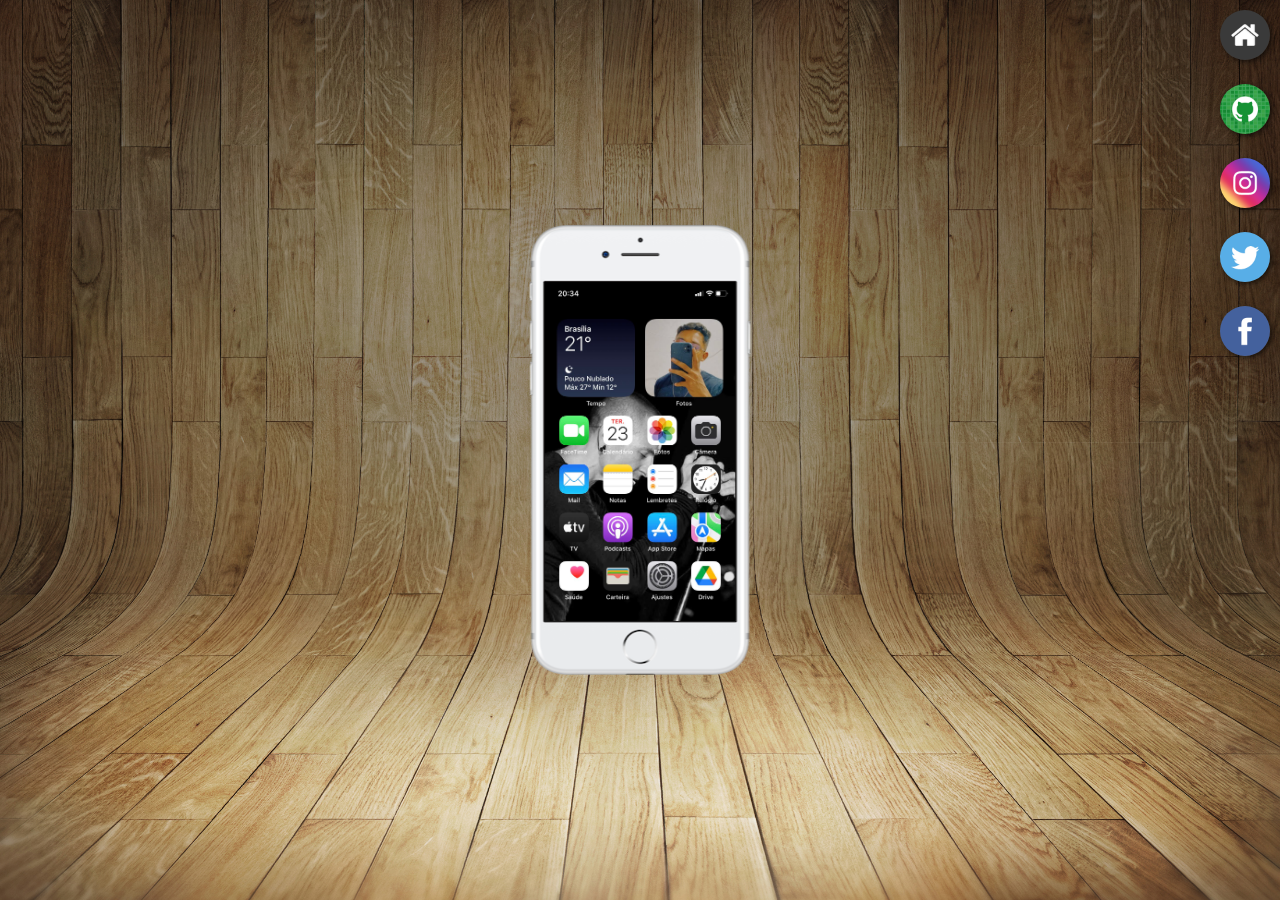
<file: index.html>
<!DOCTYPE html>
<html lang="pt-br">
<head>
    <meta charset="UTF-8">
    <meta http-equiv="X-UA-Compatible" content="IE=edge">
    <meta name="viewport" content="width=device-width, initial-scale=1.0">
    <title>Projeto Redes Sociais</title>
    <link rel="shortcut icon" href="favicon.ico" type="image/x-icon">
    <link rel="stylesheet" href="estilos/style.css">
</head>
<body>
   <main>
    <section id="telefone">
        <iframe src="home.html" frameborder="0" name="tela" id="tela">
            Seu navegador não é compatível com isso...
        </iframe>
    </section>

    <section id="redes-sociais">
        <a href="home.html" target="tela"><img src="imagens/logo-home.jpg" alt="Home"></a> <br>
        <a href="github.html" target="tela"><img src="imagens/logo-github.jpg" alt="GitHub"></a> <br>
        <a href="instagram.html" target="tela"><img src="imagens/logo-instagram.jpg" alt="Instagram"></a> <br>
        <a href="twitter.html" target="tela"><img src="imagens/logo-twitter.jpg" alt="Twiter"></a> <br>
        <a href="facebook.html" target="tela"><img src="imagens/logo-facebook.jpg" alt="Facebook"></a>
    </section>
   </main> 
</body>
</html>
</file>
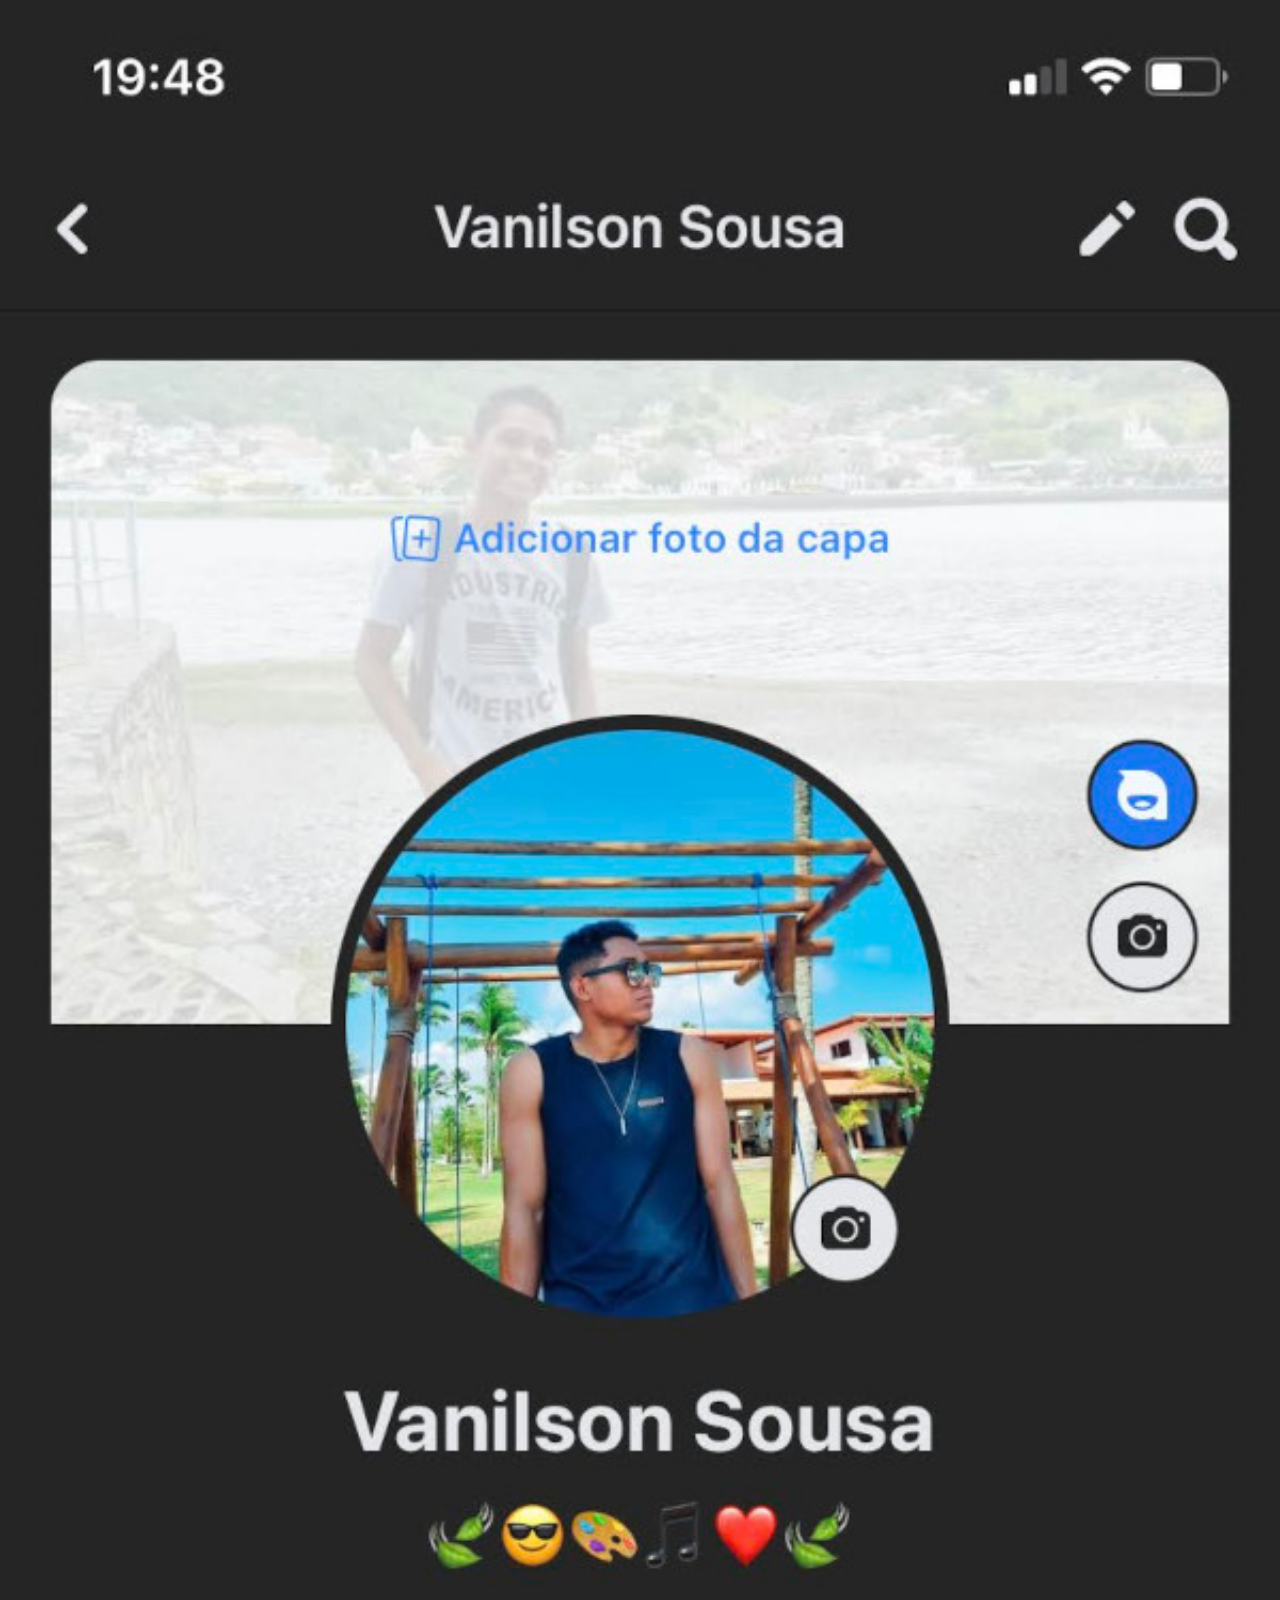
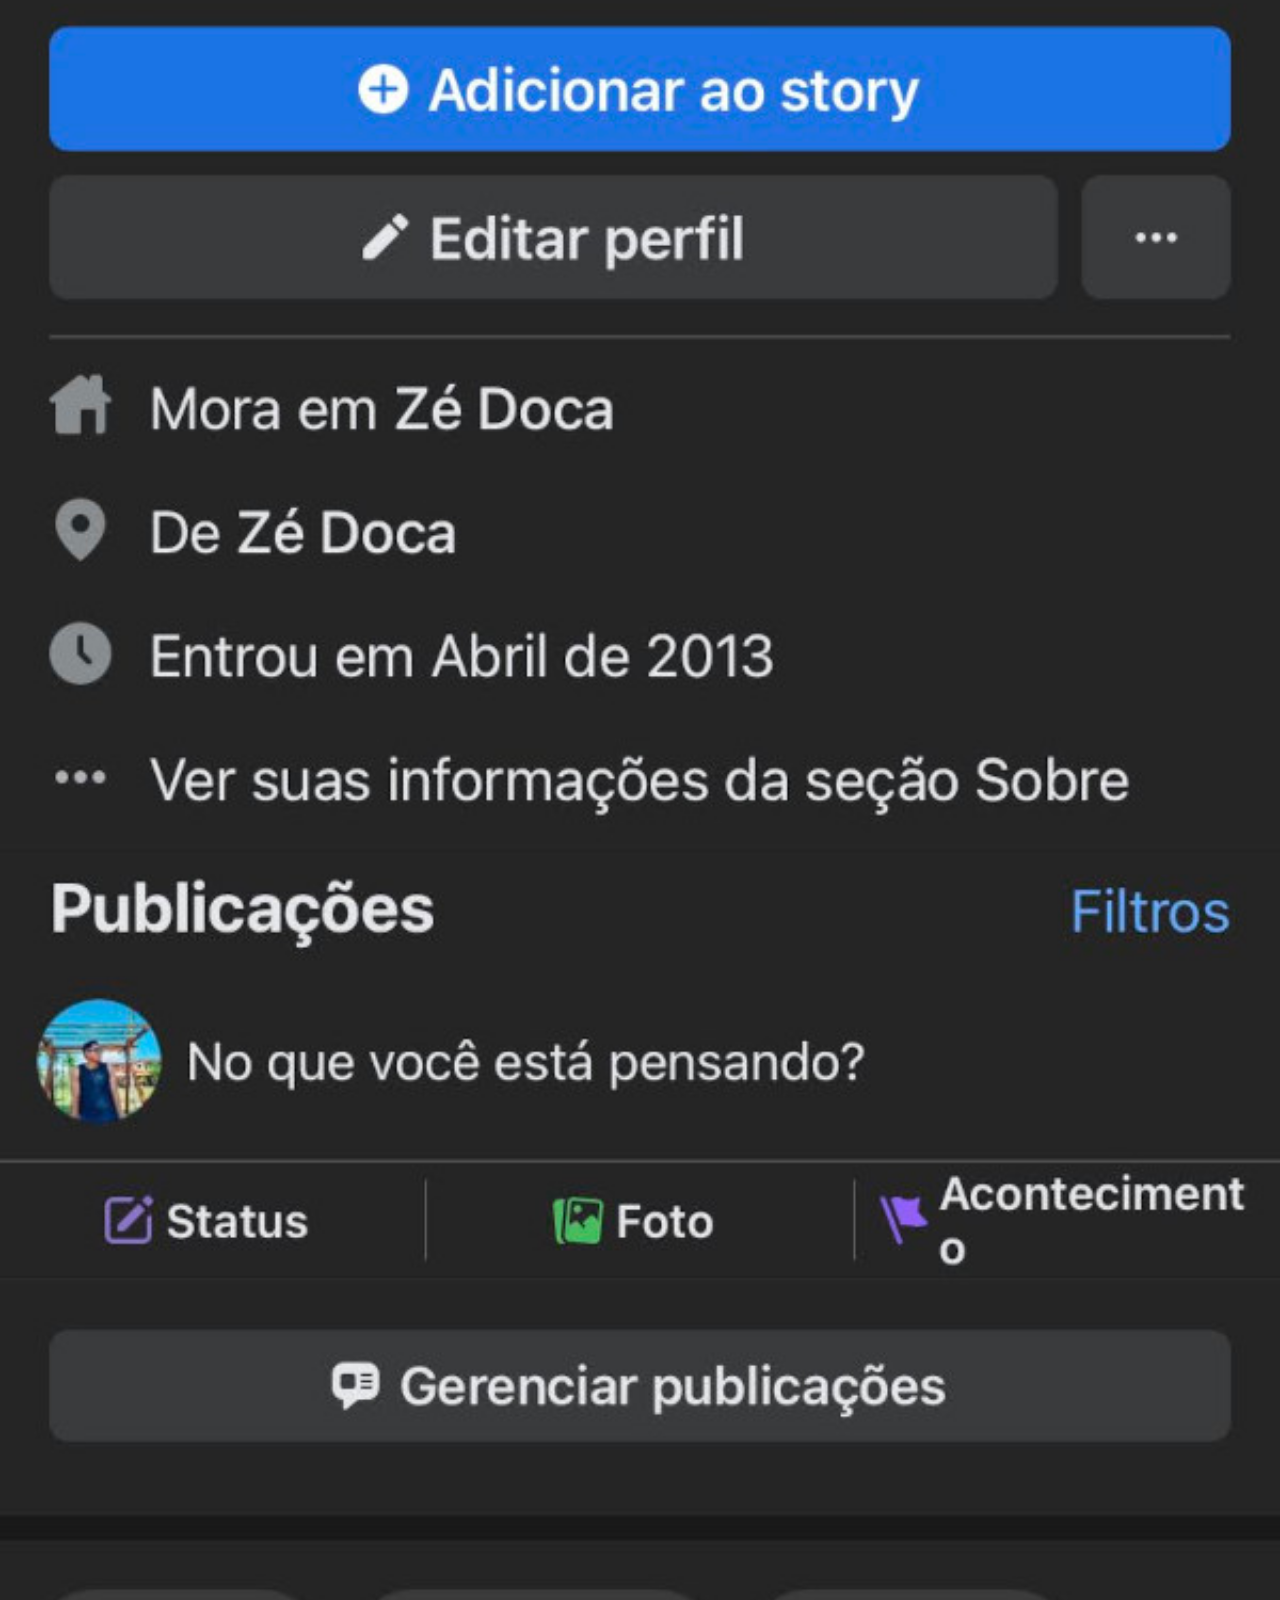
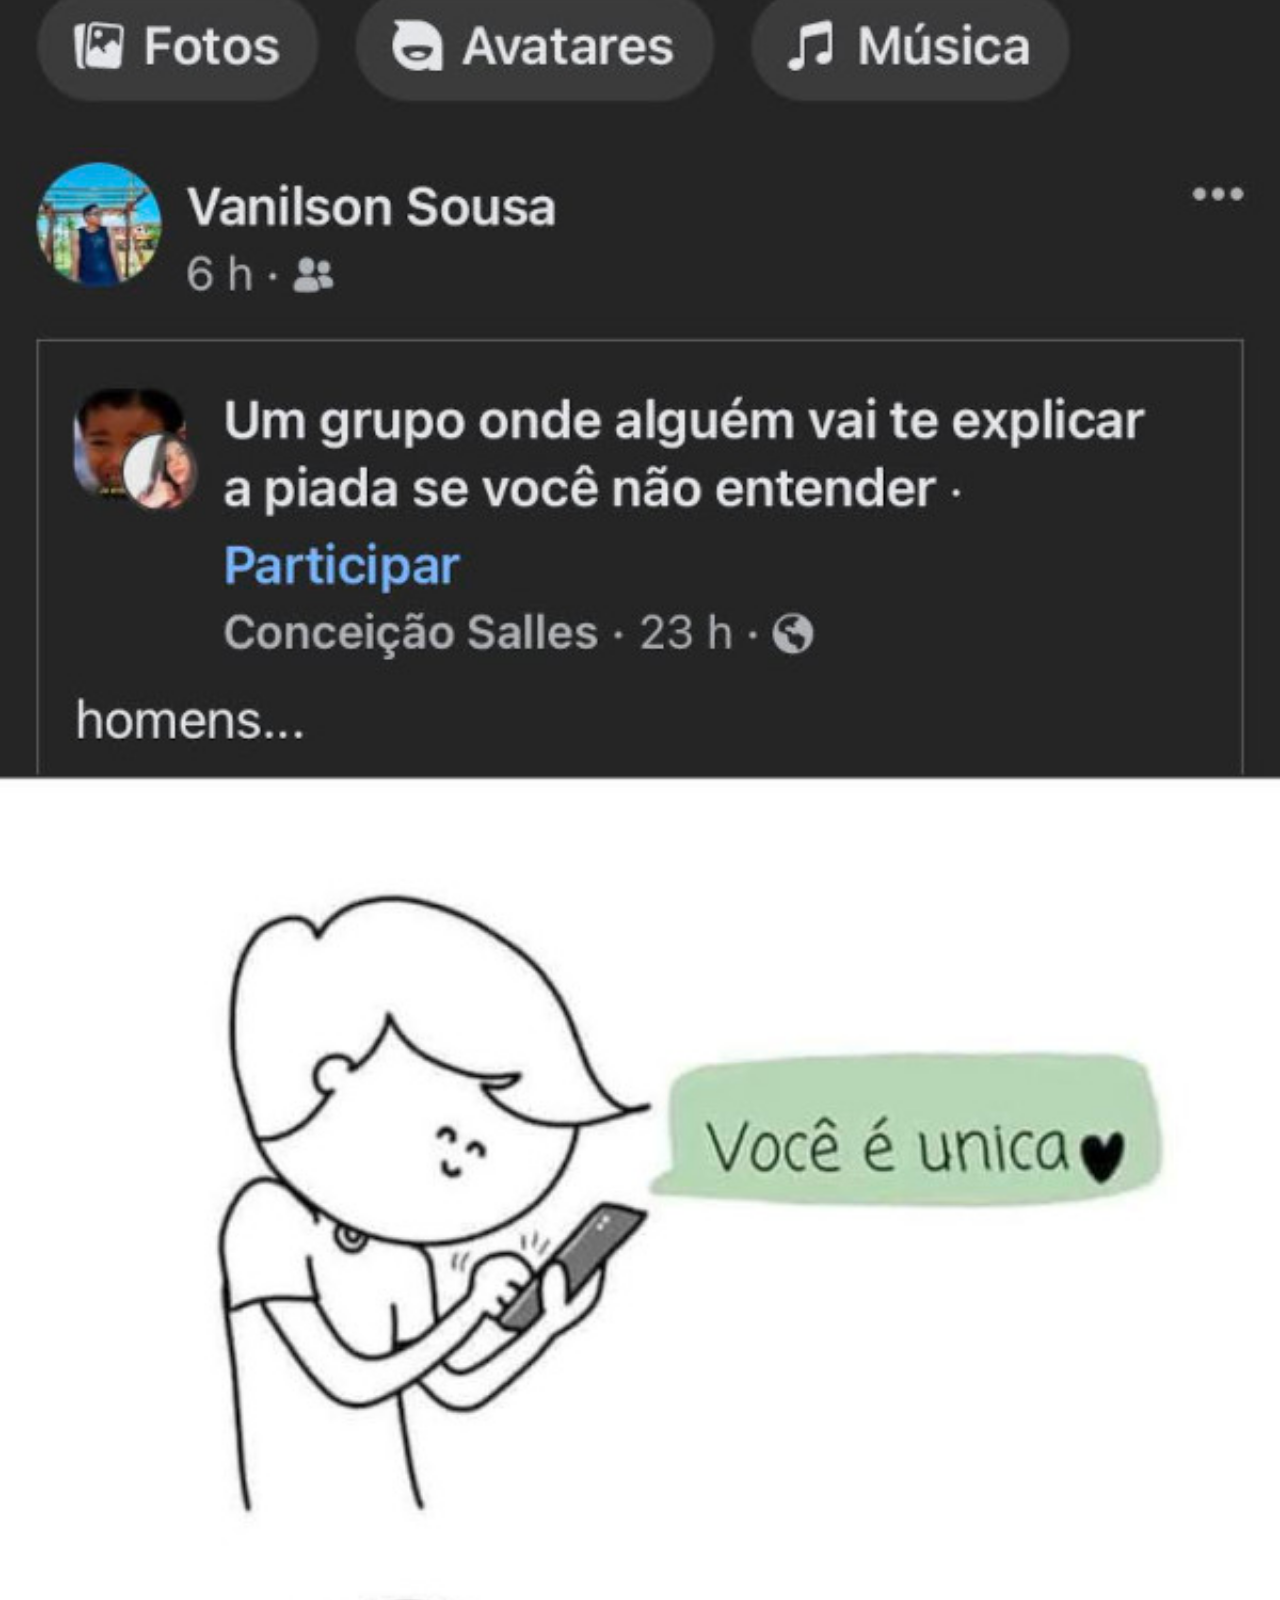
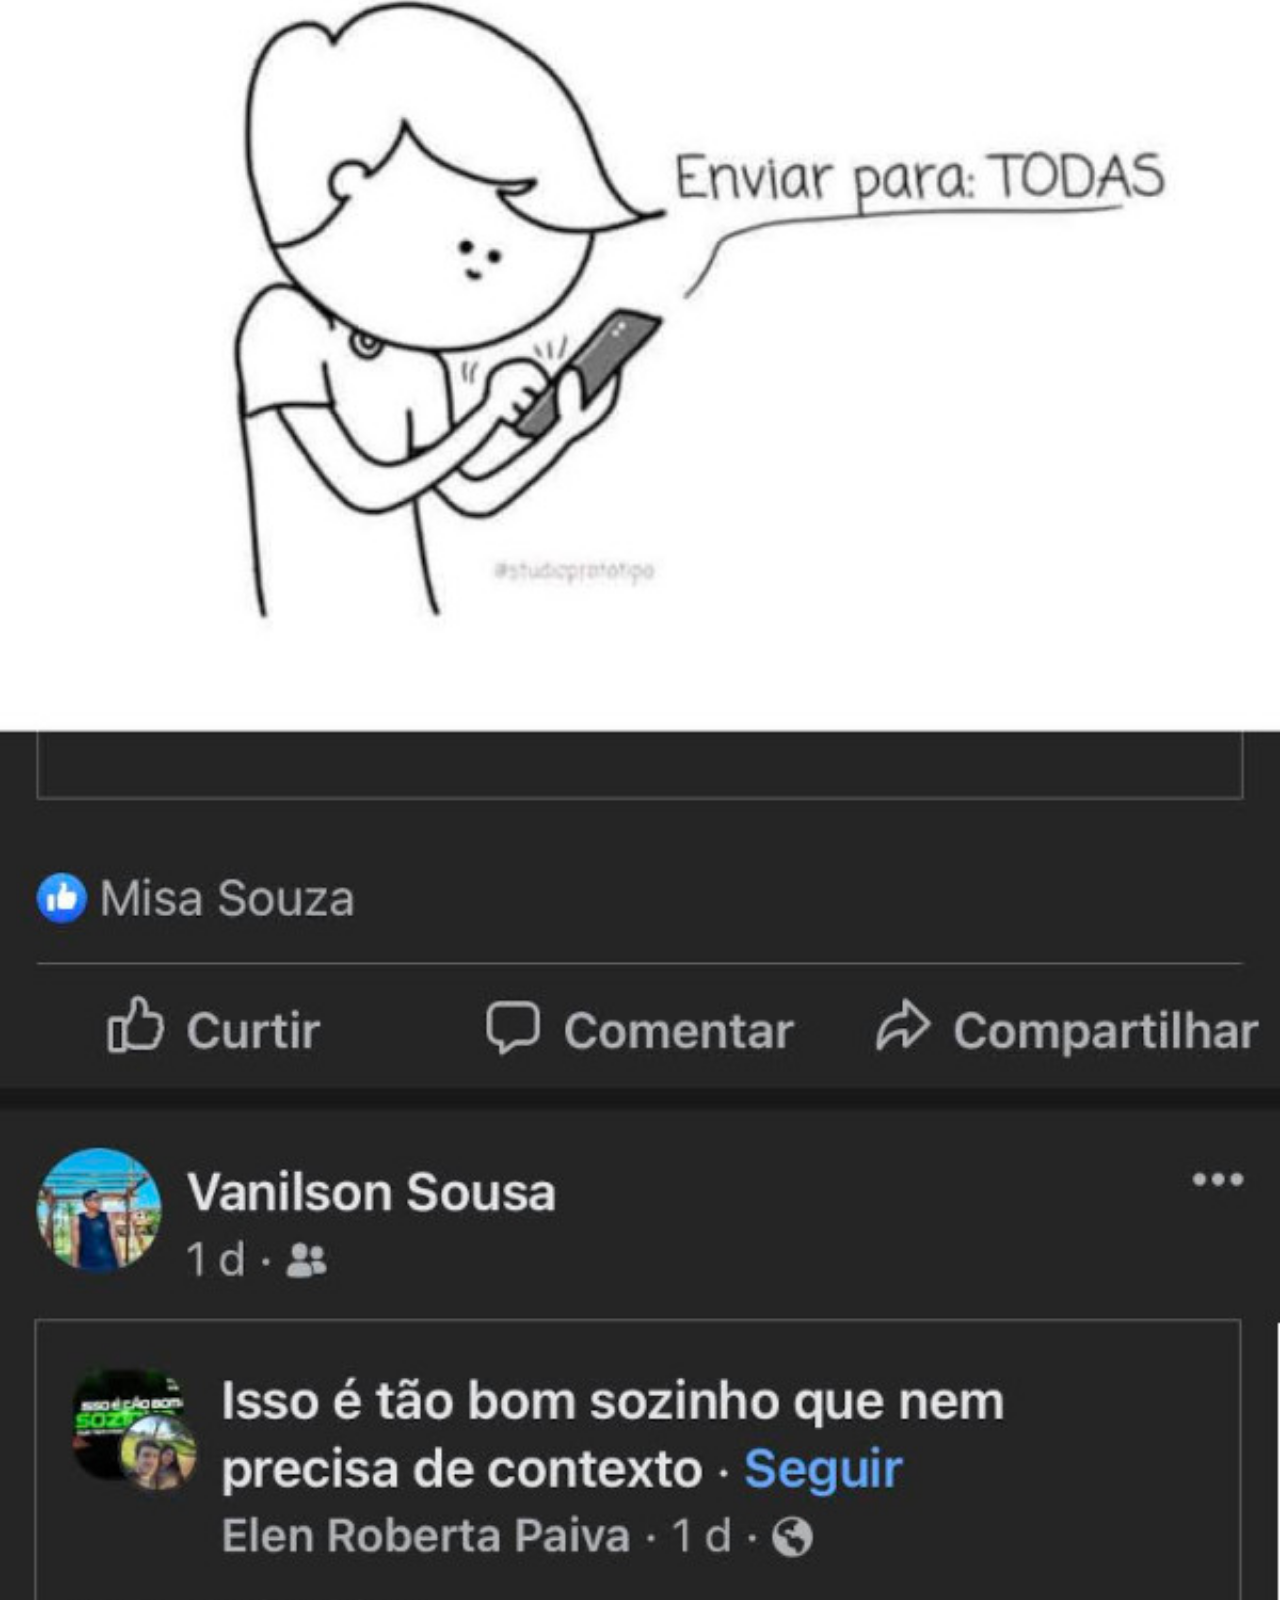
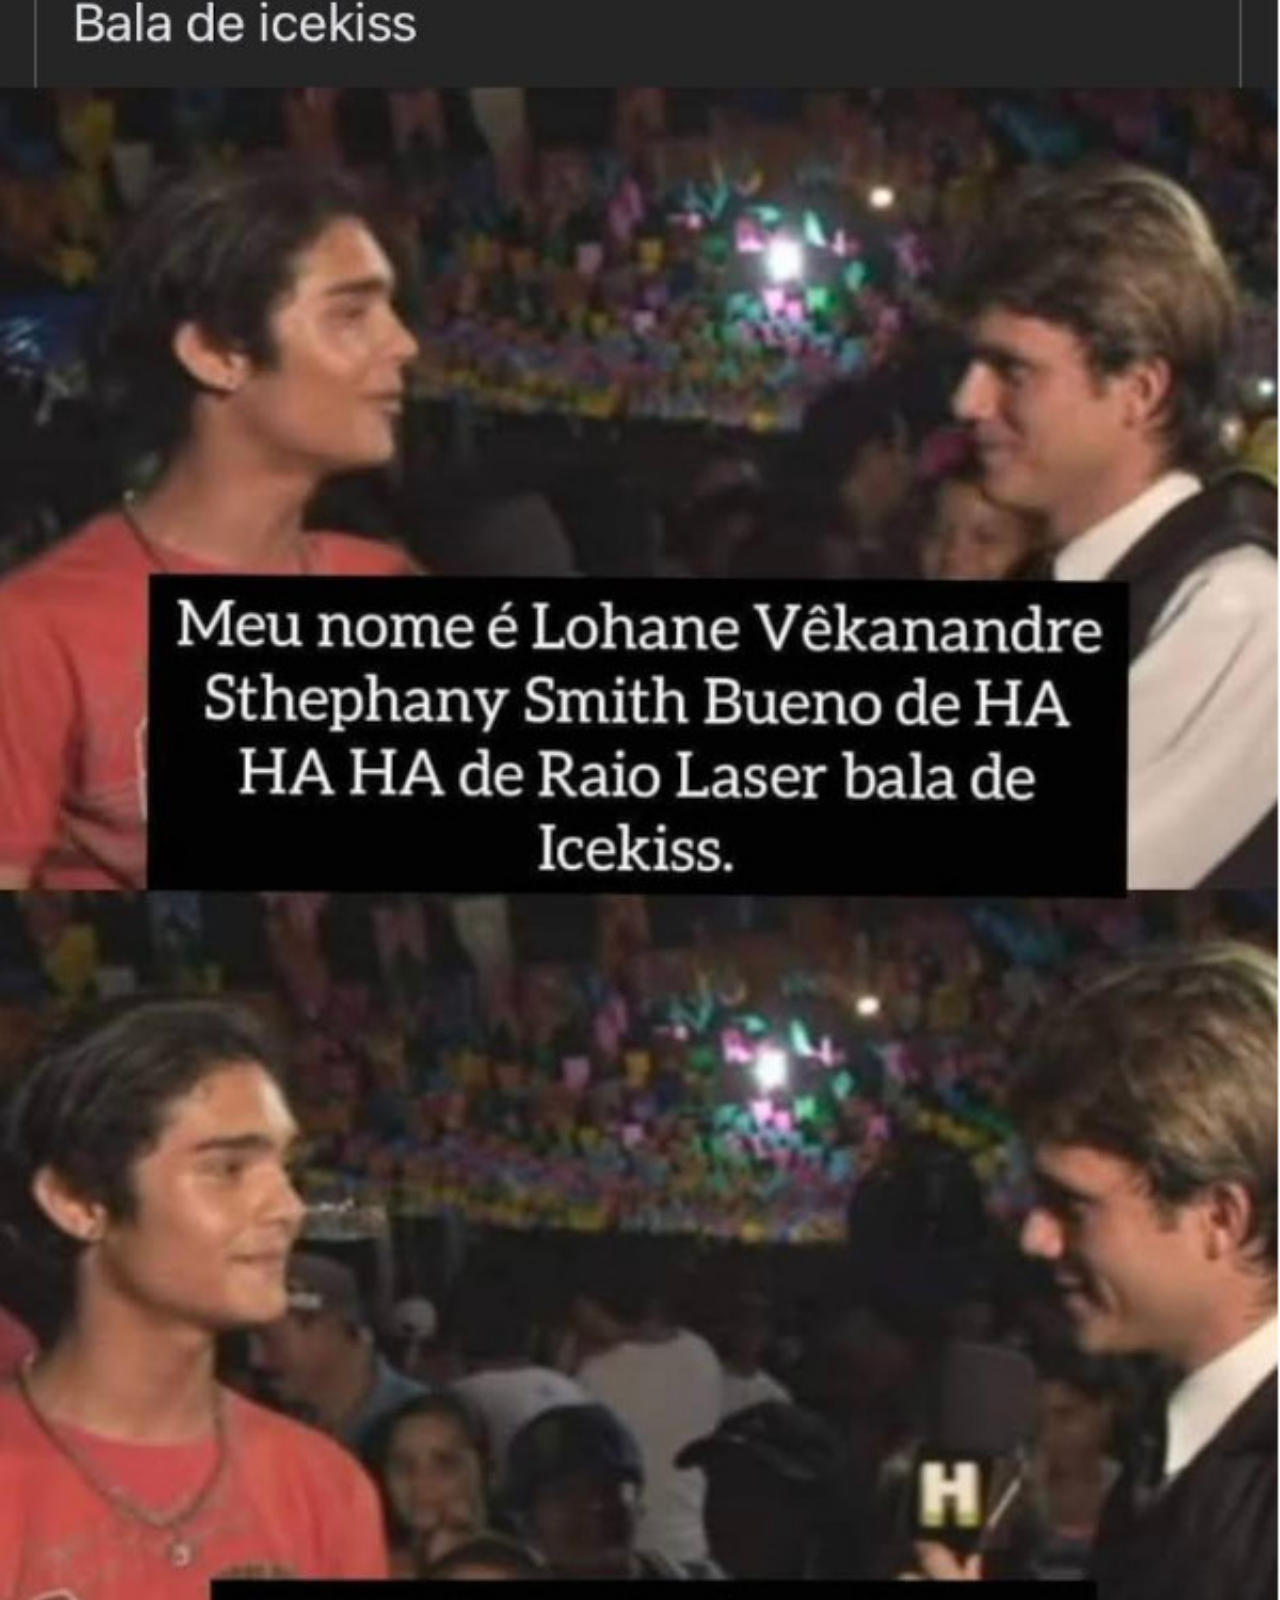
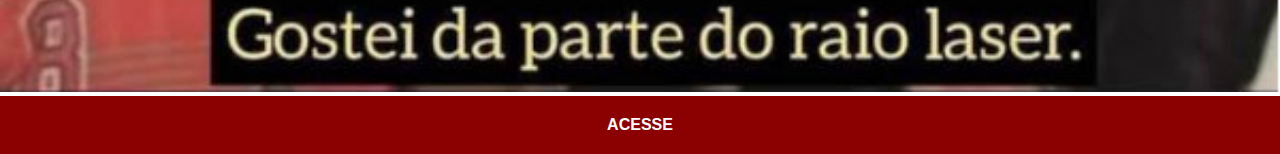
<file: facebook.html>
<!DOCTYPE html>
<html lang="pt-br">
<head>
    <meta charset="UTF-8">
    <meta http-equiv="X-UA-Compatible" content="IE=edge">
    <meta name="viewport" content="width=device-width, initial-scale=1.0">
    <title>Facebook</title>
    <link rel="stylesheet" href="estilos/social.css">
</head>
<body>
    <img src="imagens/tela-face.jpg" alt="Facebook">
    <a href="https://www.facebook.com/vanilson.desousa.7" target="_blank">ACESSE</a>
</body>
</html>
</file>
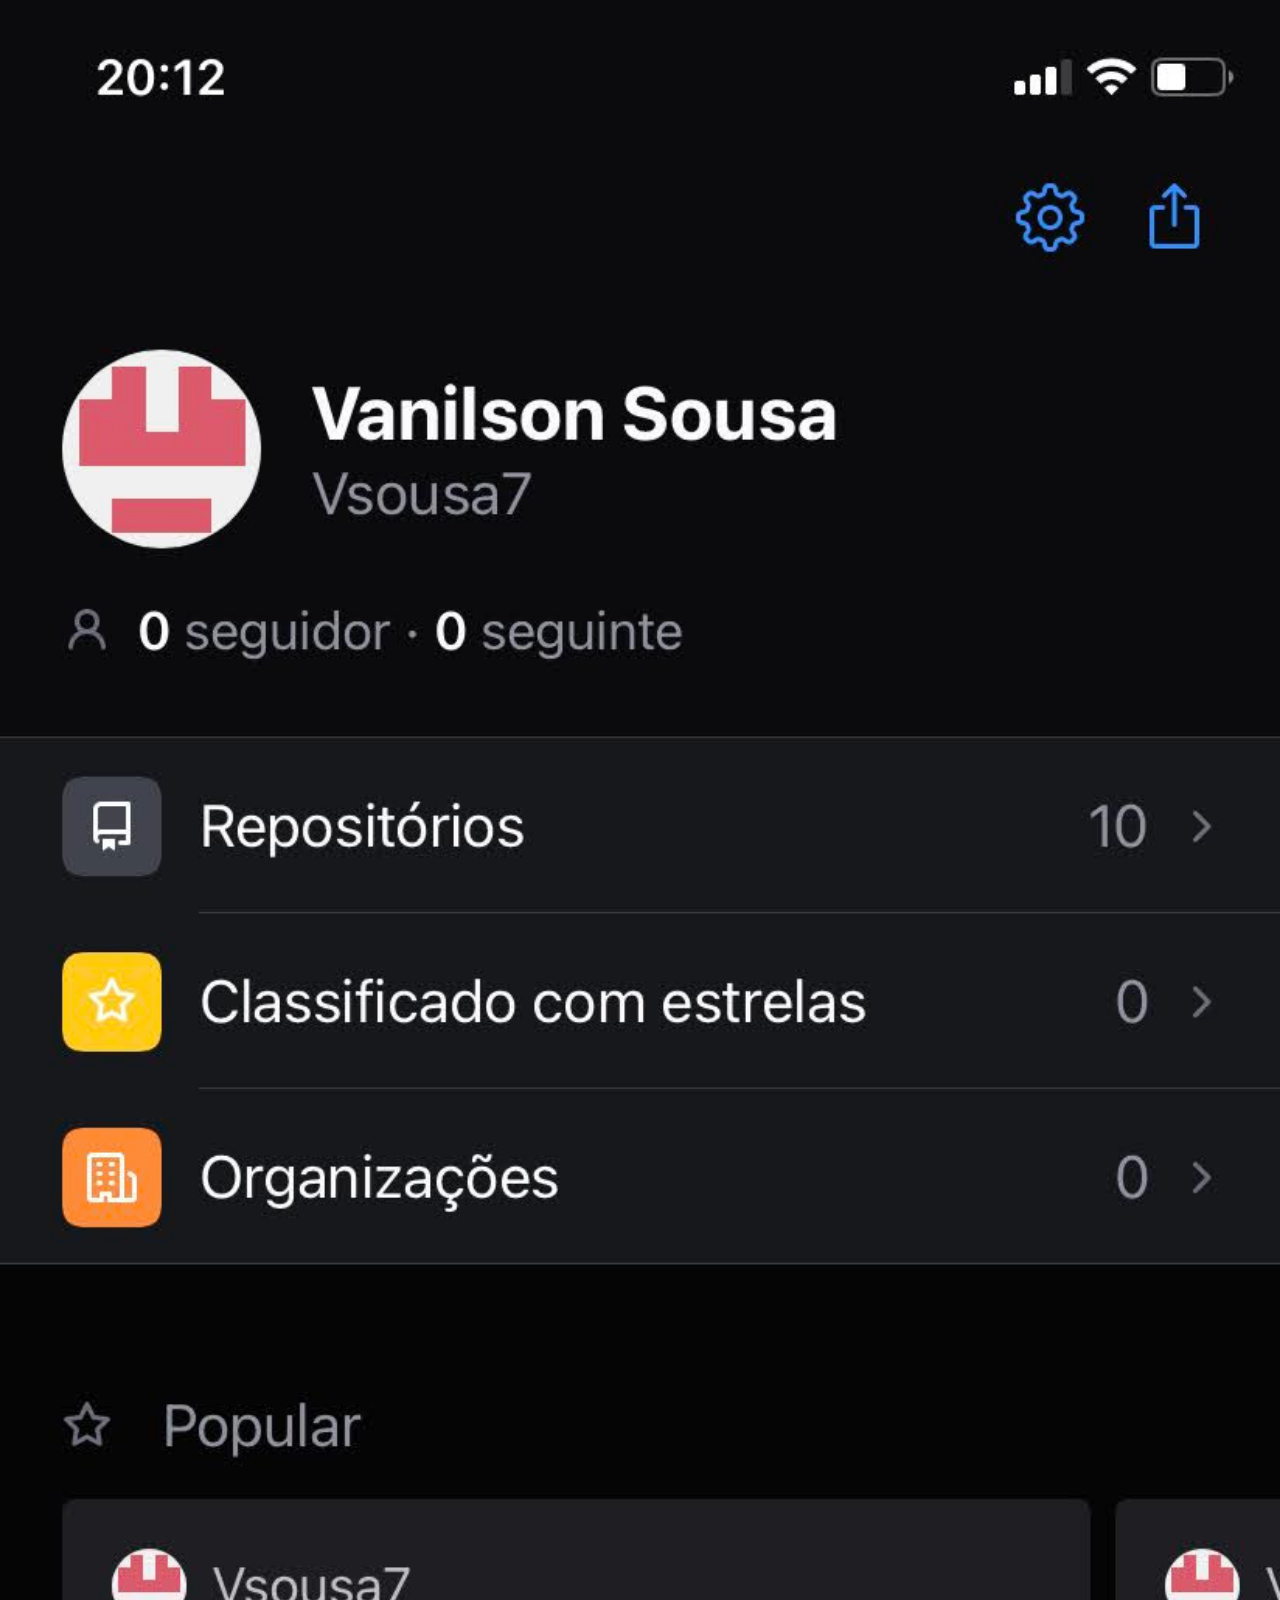
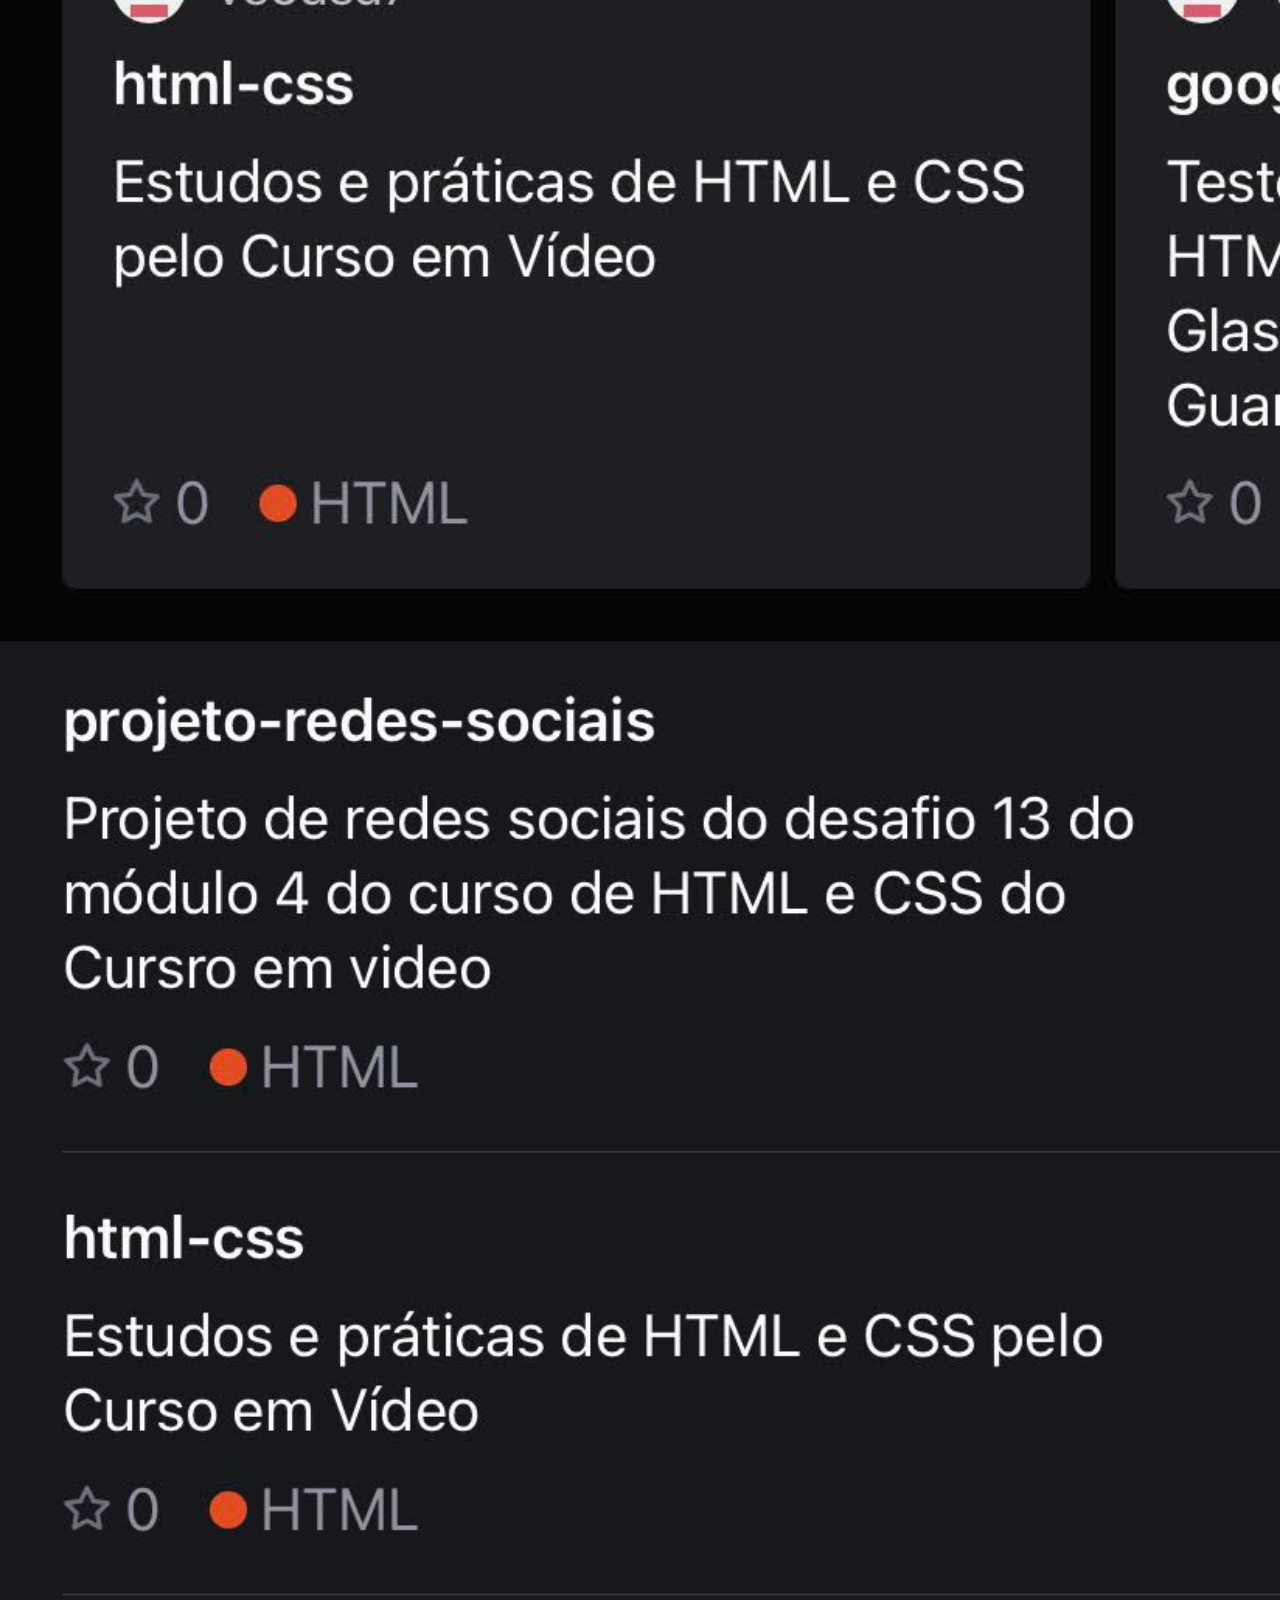
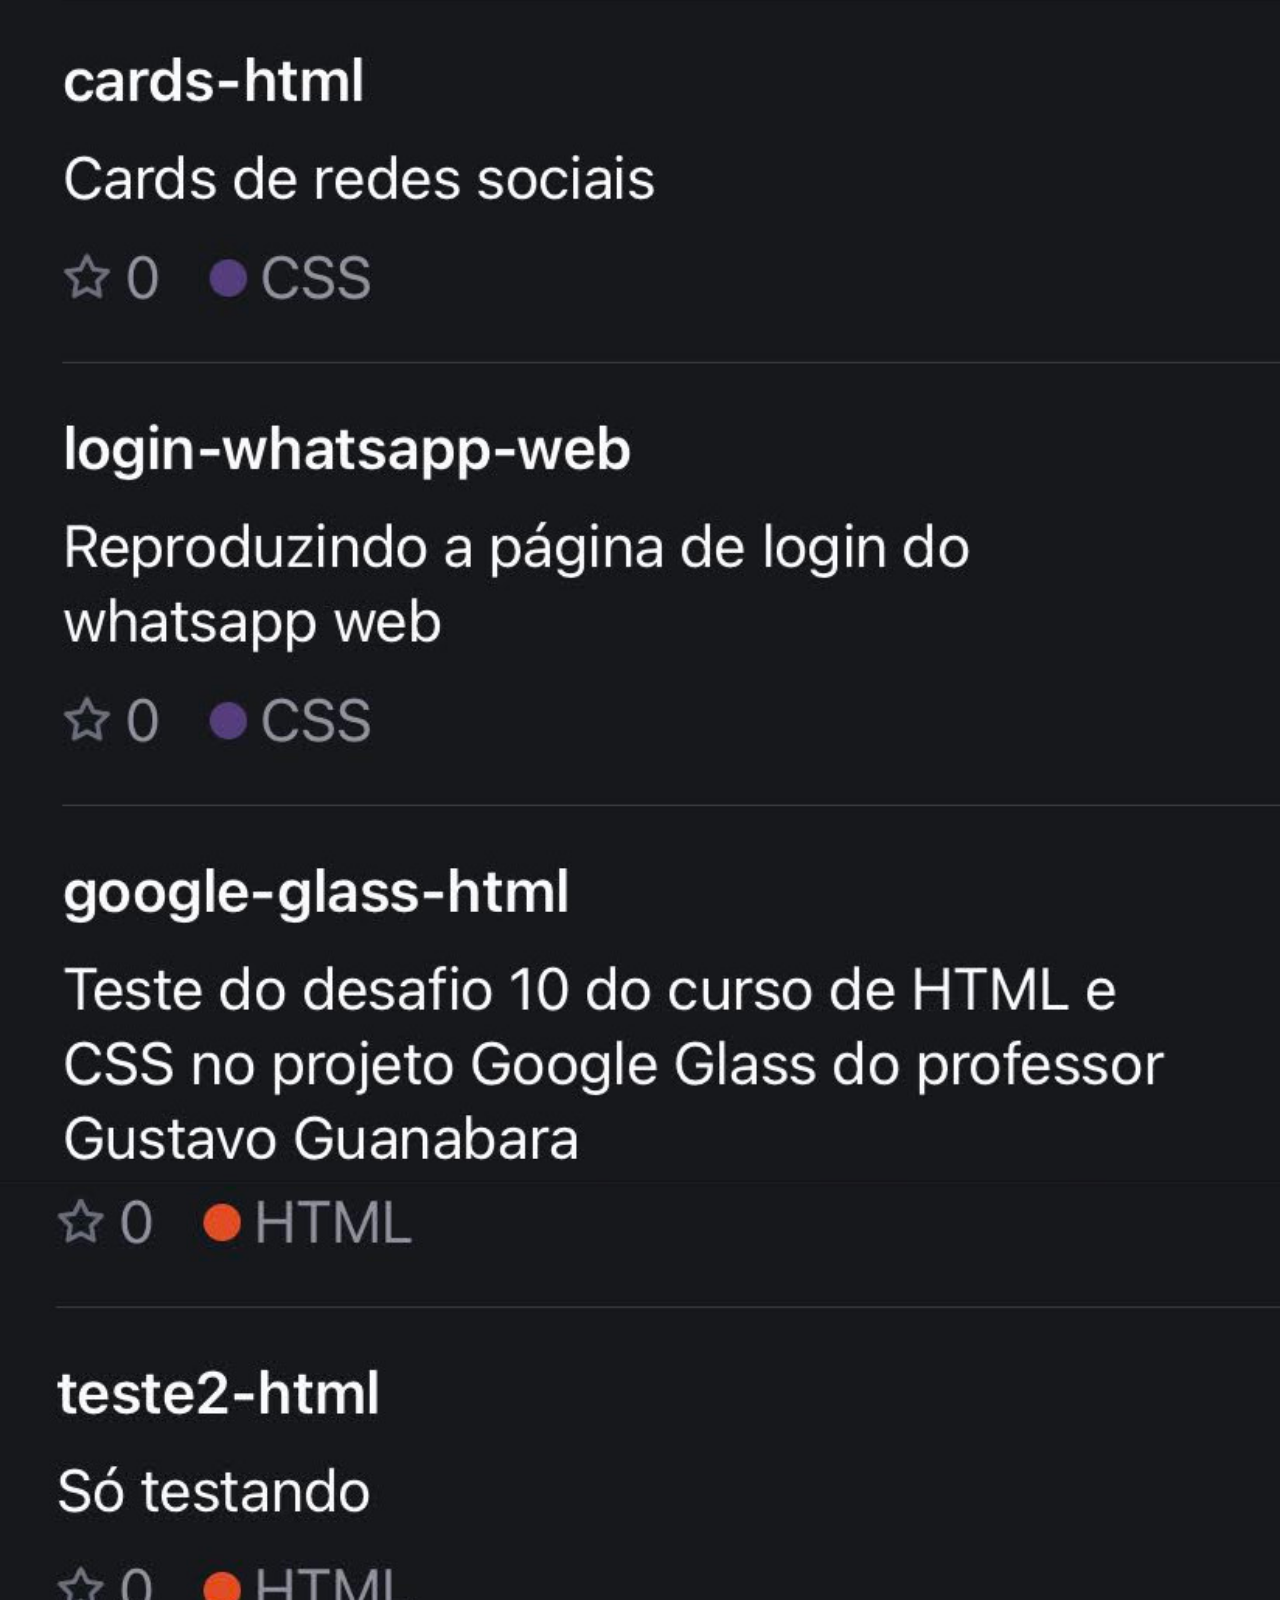
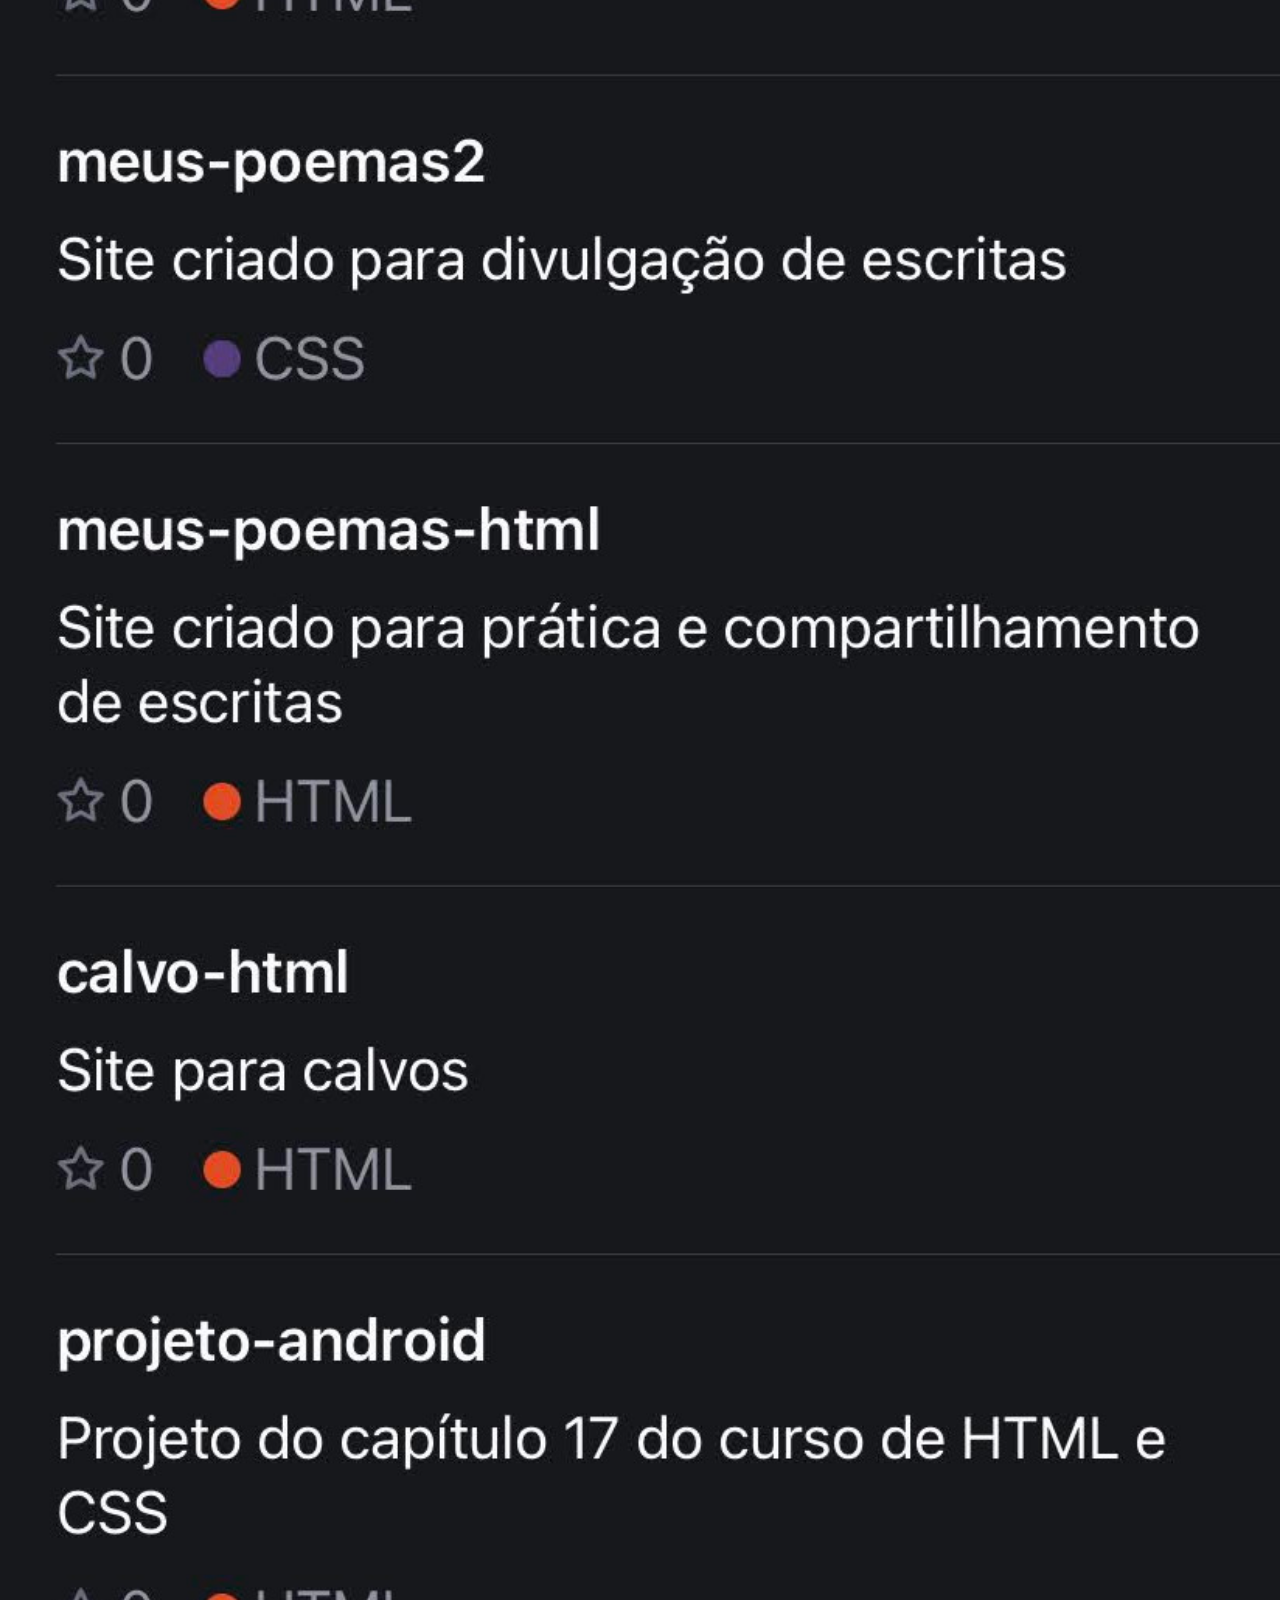
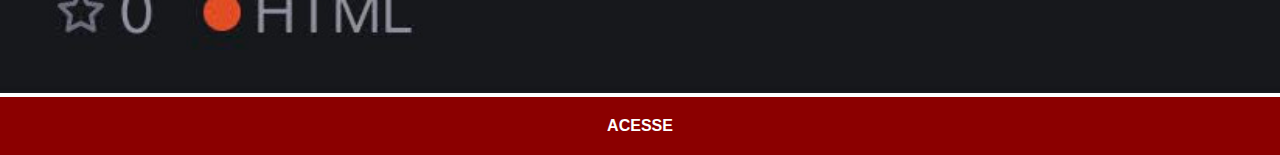
<file: github.html>
<!DOCTYPE html>
<html lang="pt-br">
<head>
    <meta charset="UTF-8">
    <meta http-equiv="X-UA-Compatible" content="IE=edge">
    <meta name="viewport" content="width=device-width, initial-scale=1.0">
    <title>GitHub</title>
    <link rel="stylesheet" href="estilos/social.css">
</head>
<body>
    <img src="imagens/tela-github2.jpg">
    <a href="https://github.com/Vsousa7" target="_blank">ACESSE</a>
</body>
</html>
</file>
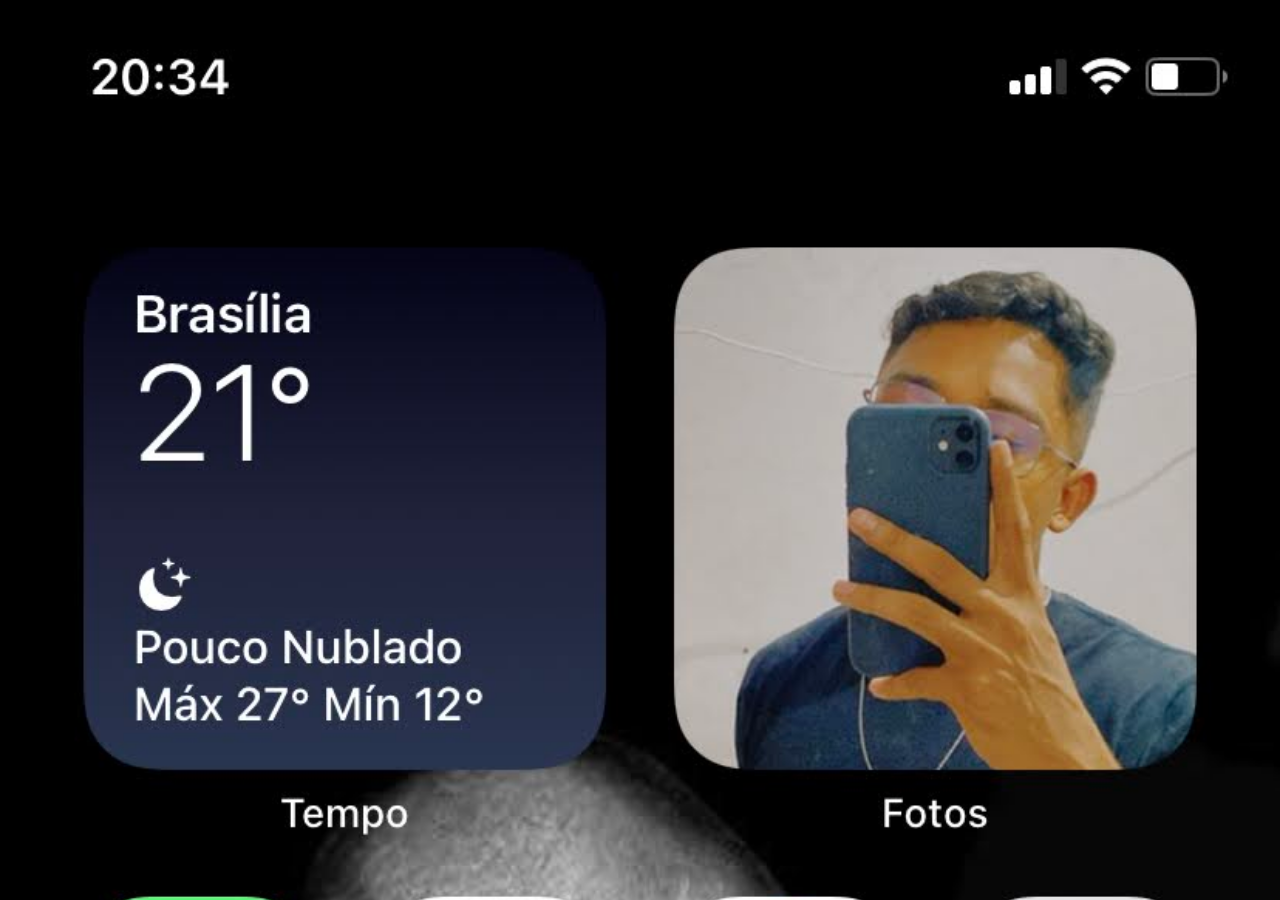
<file: home.html>
<!DOCTYPE html>
<html lang="pt-br">
<head>
    <meta charset="UTF-8">
    <meta http-equiv="X-UA-Compatible" content="IE=edge">
    <meta name="viewport" content="width=device-width, initial-scale=1.0">
    <title>Home</title>
    <style>
        *{
            margin: 0px;
            padding: 0px;
        }

        body{
            width: 100vw;
            height: 100vh;
            background: black url('imagens/tela-home2.jpg') no-repeat top center;
            background-size: cover;
        }
    </style>
</head>
<body>
    
</body>
</html>
</file>
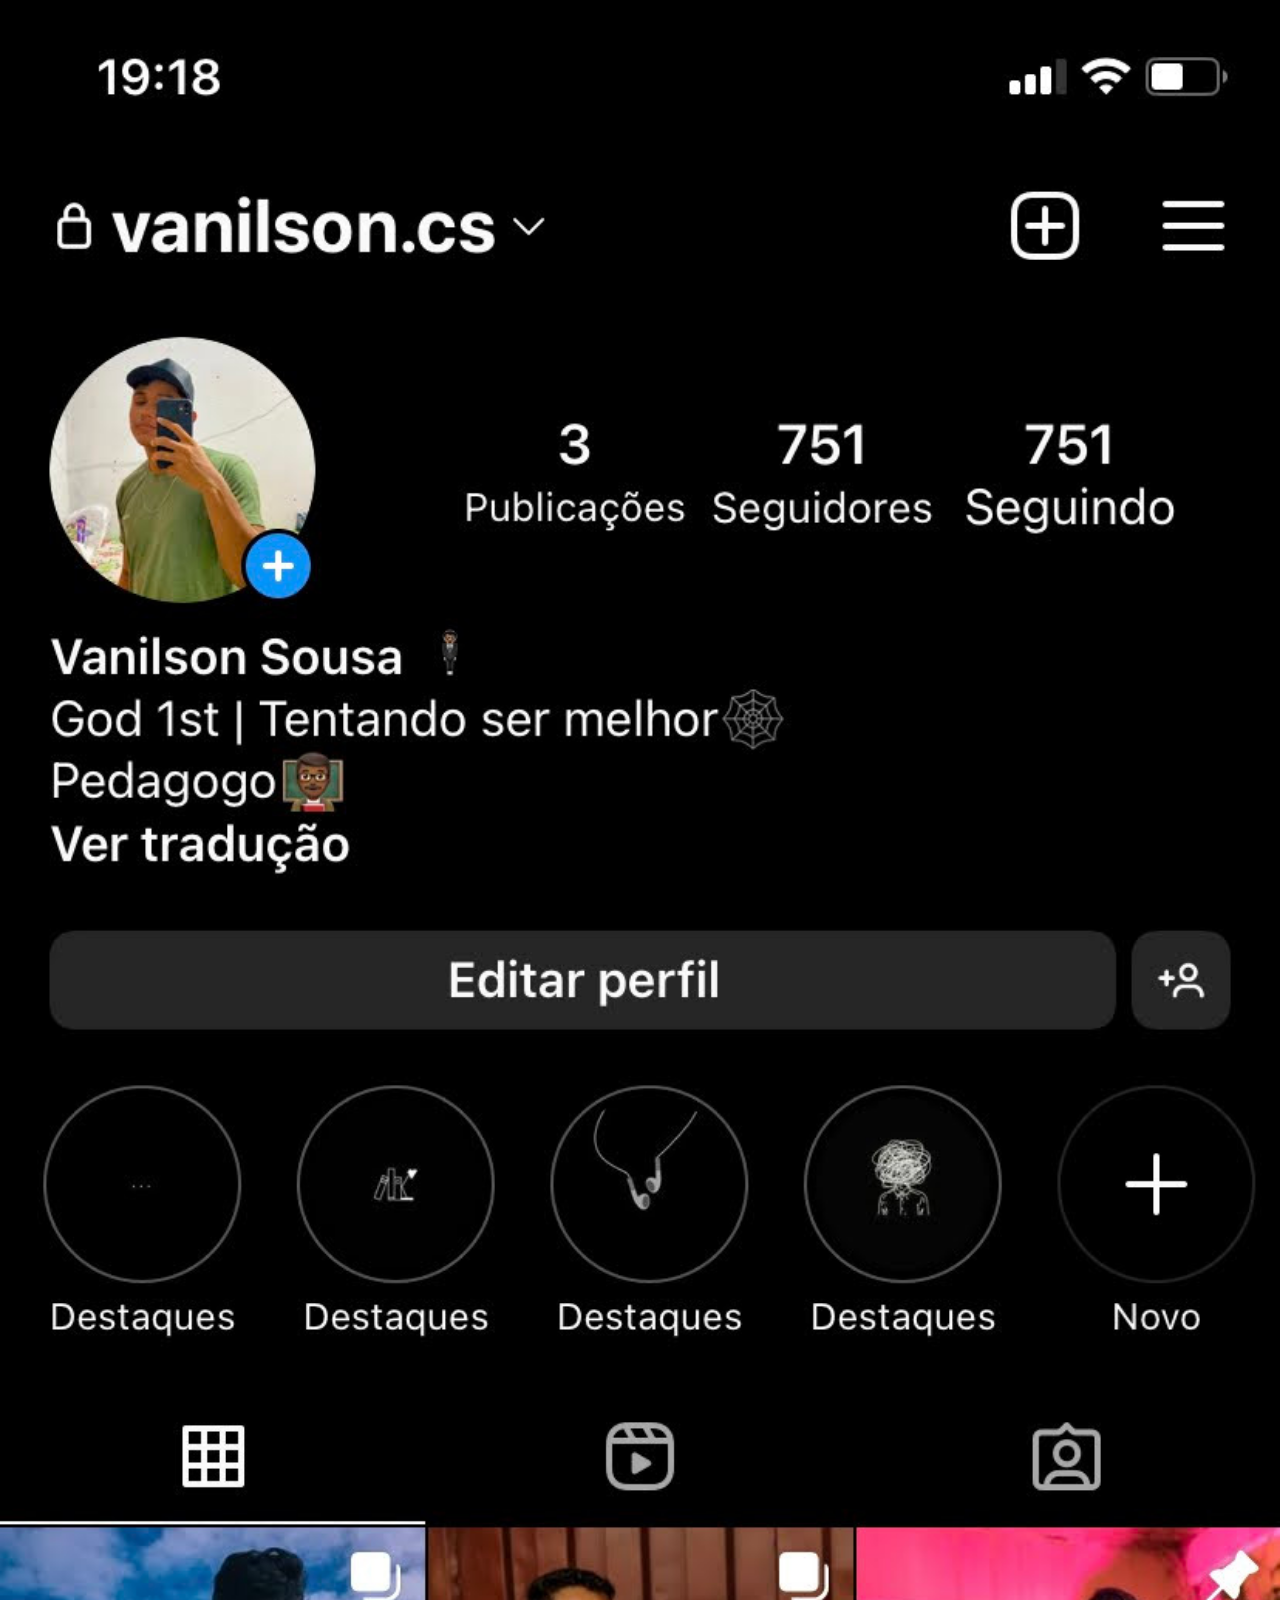
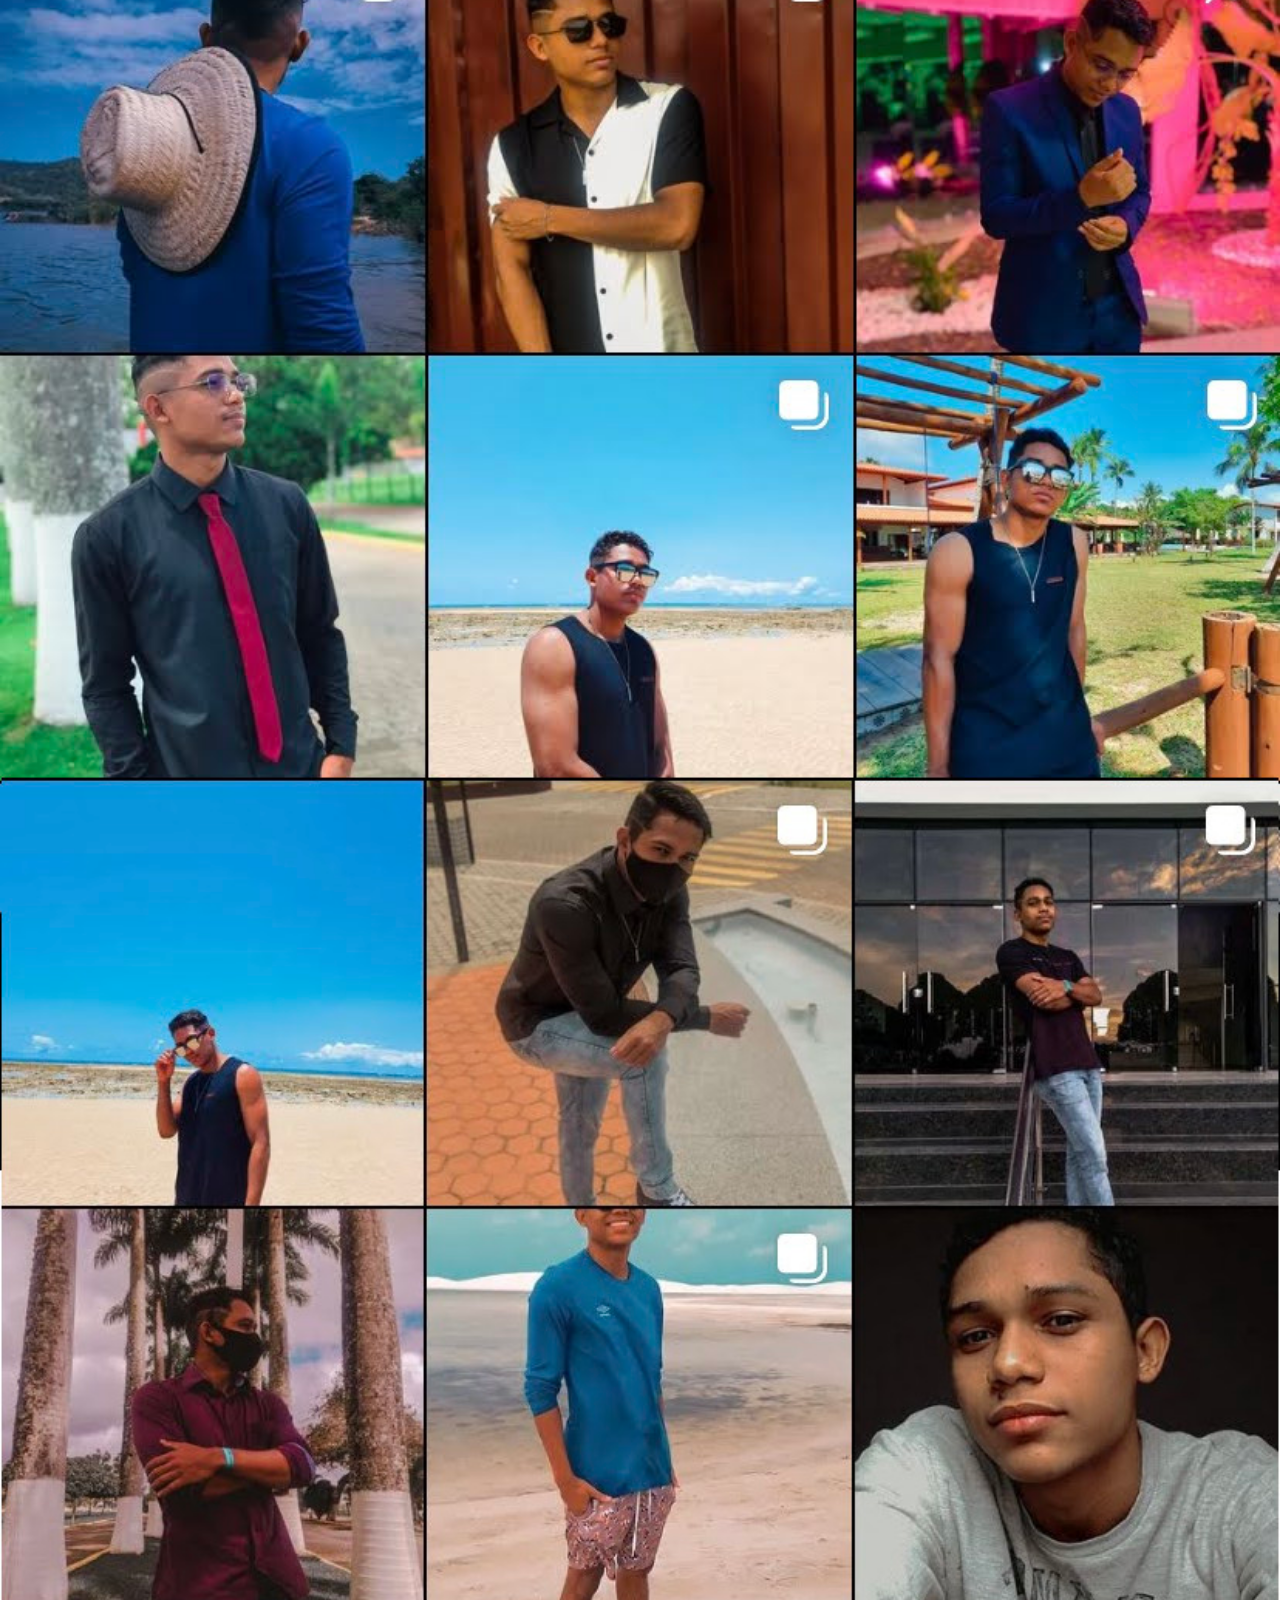
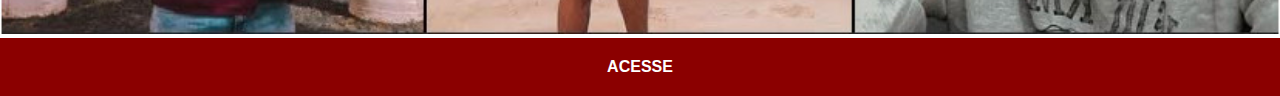
<file: instagram.html>
<!DOCTYPE html>
<html lang="pt-br">
<head>
    <meta charset="UTF-8">
    <meta http-equiv="X-UA-Compatible" content="IE=edge">
    <meta name="viewport" content="width=device-width, initial-scale=1.0">
    <title>Instagram</title>
    <link rel="stylesheet" href="estilos/social.css">
</head>
<body>
    <img src="imagens/tela-insta.jpg" alt="Instagram">
    <a href="https://www.instagram.com/vanilson.cs/" target="_blank">ACESSE</a>
</body>
</html>
</file>
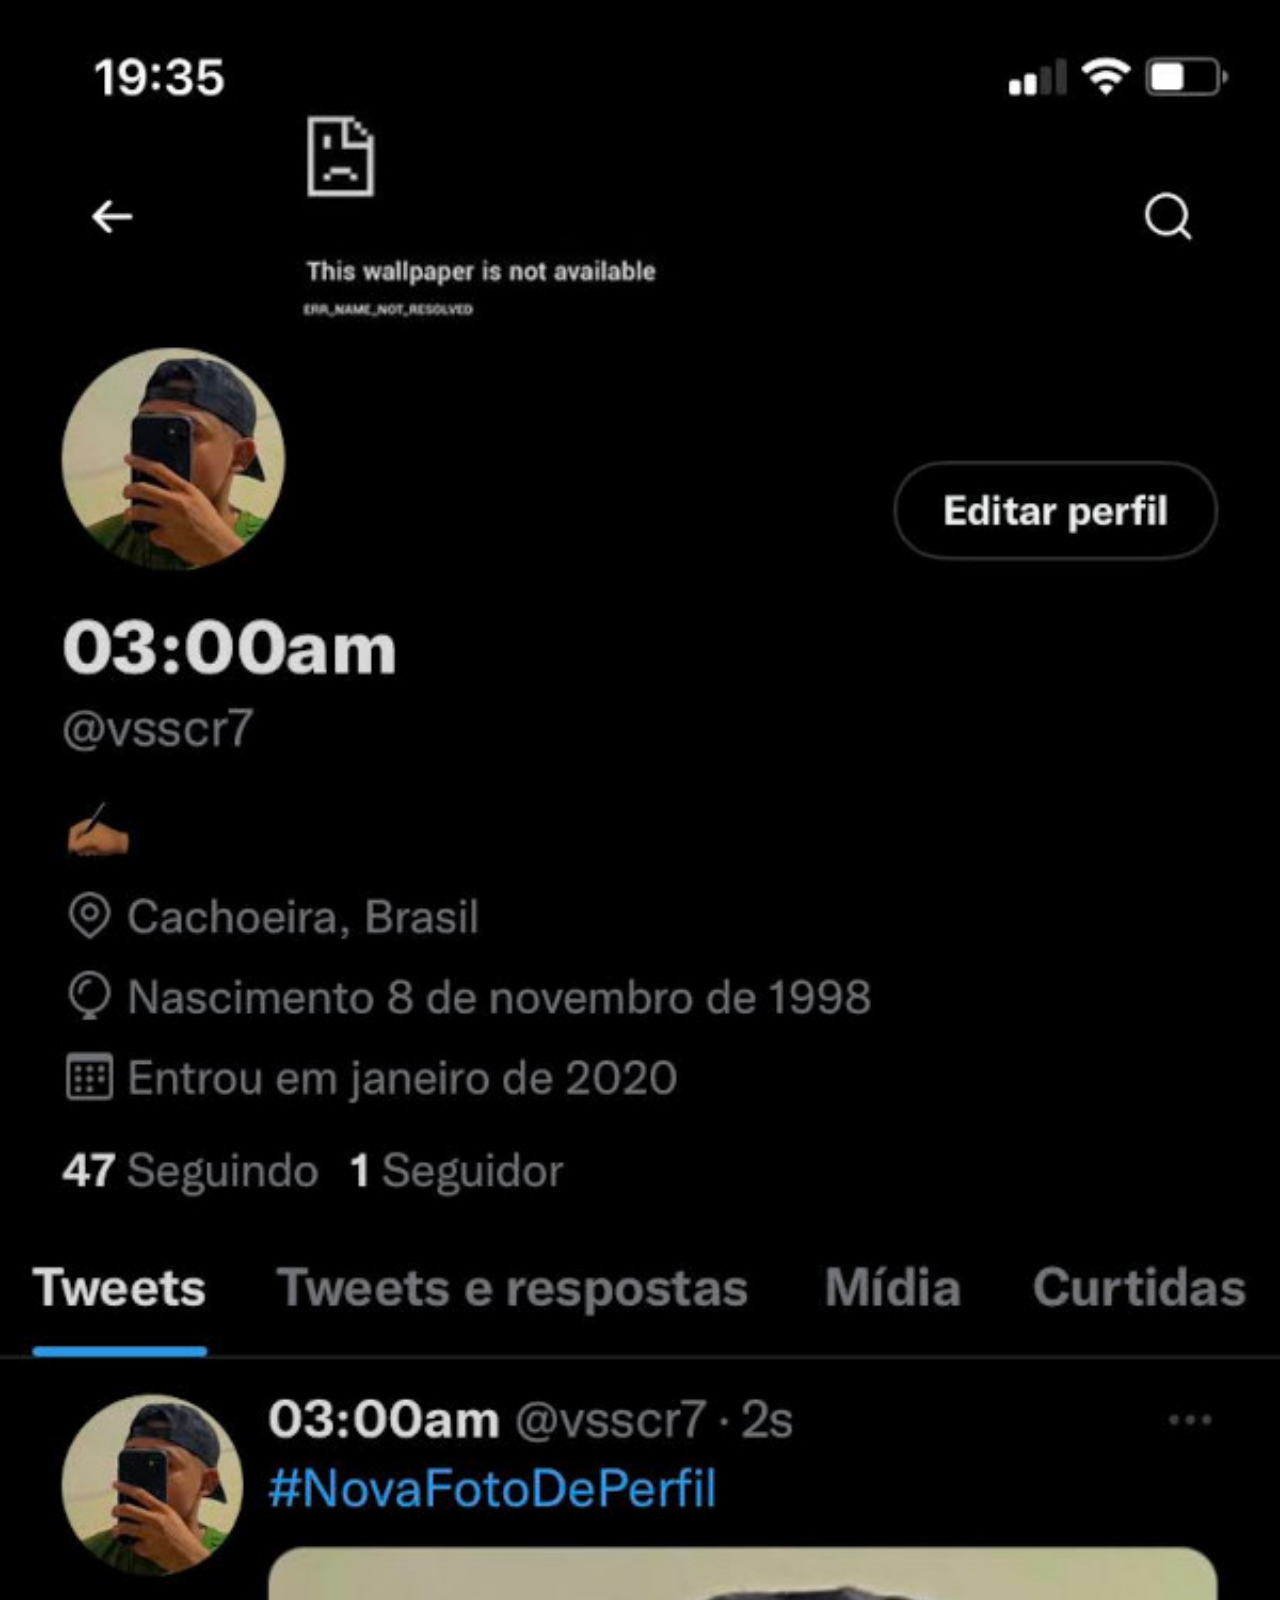
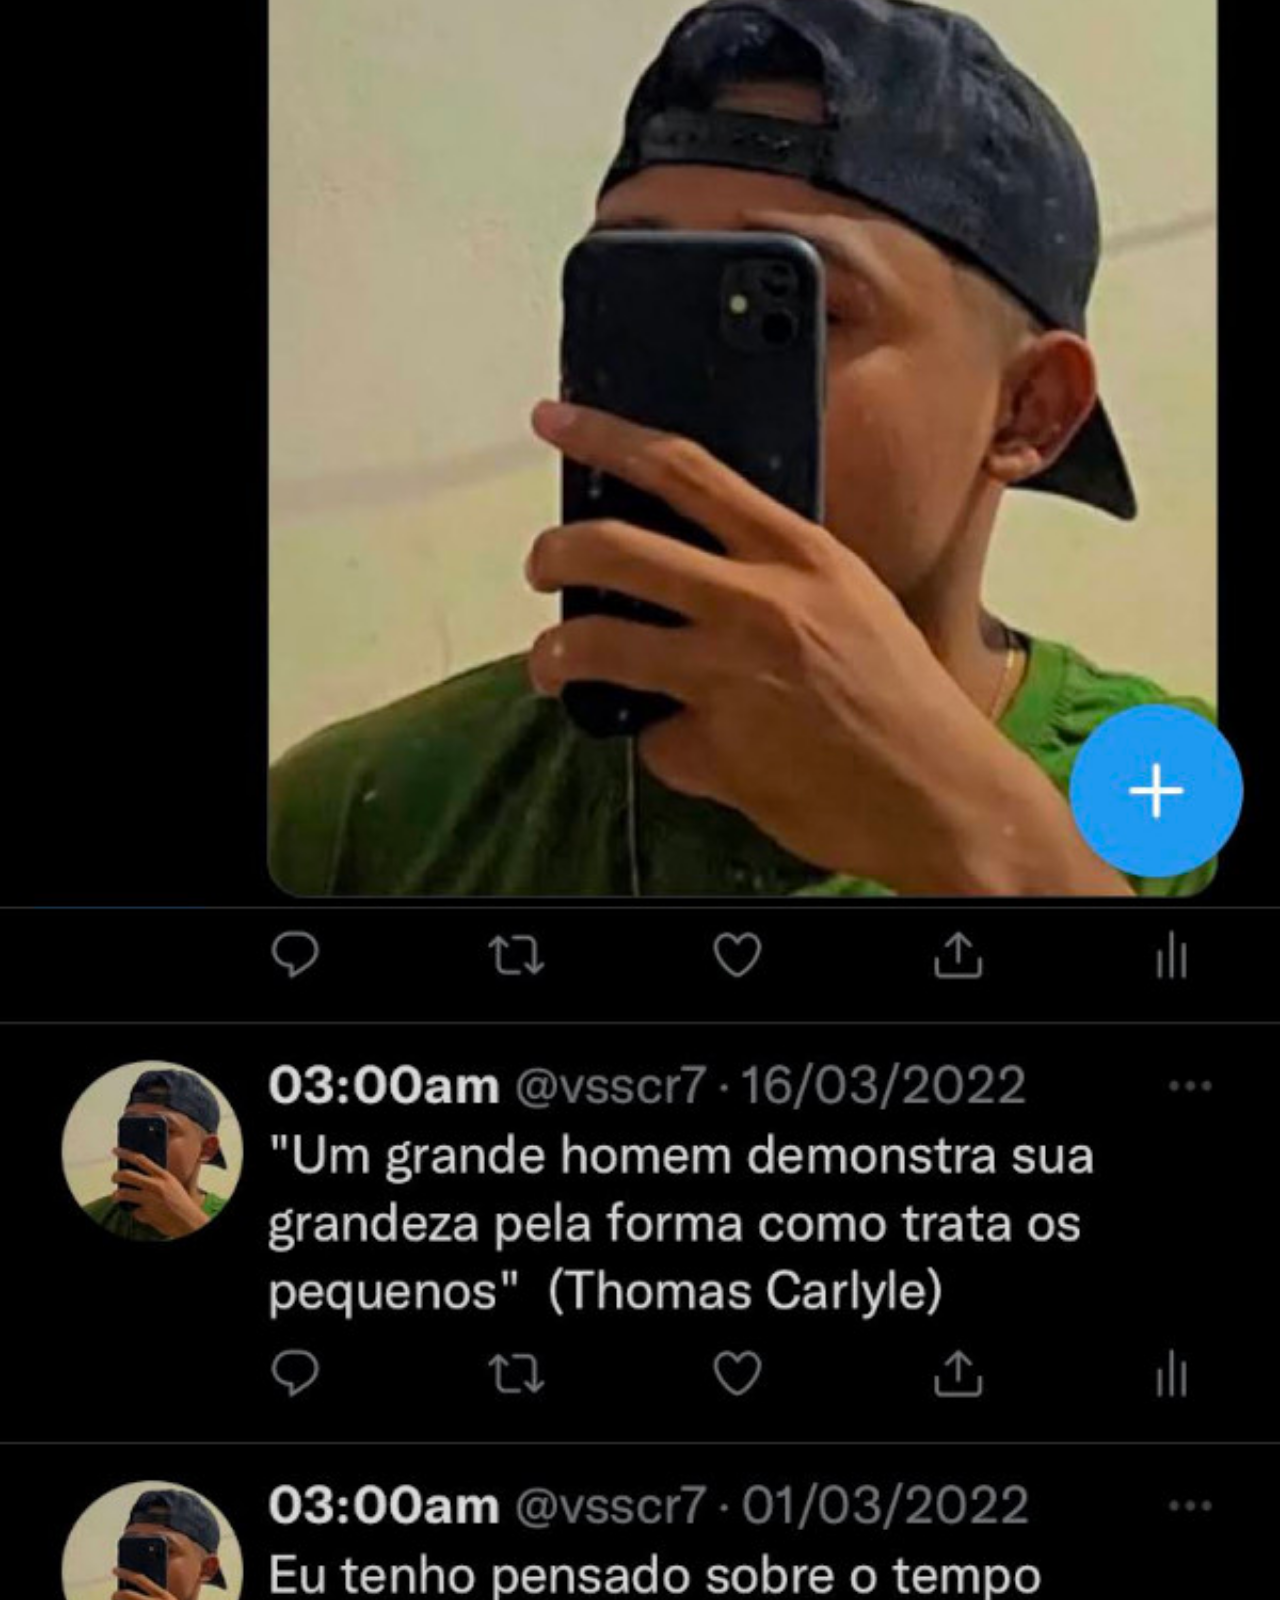
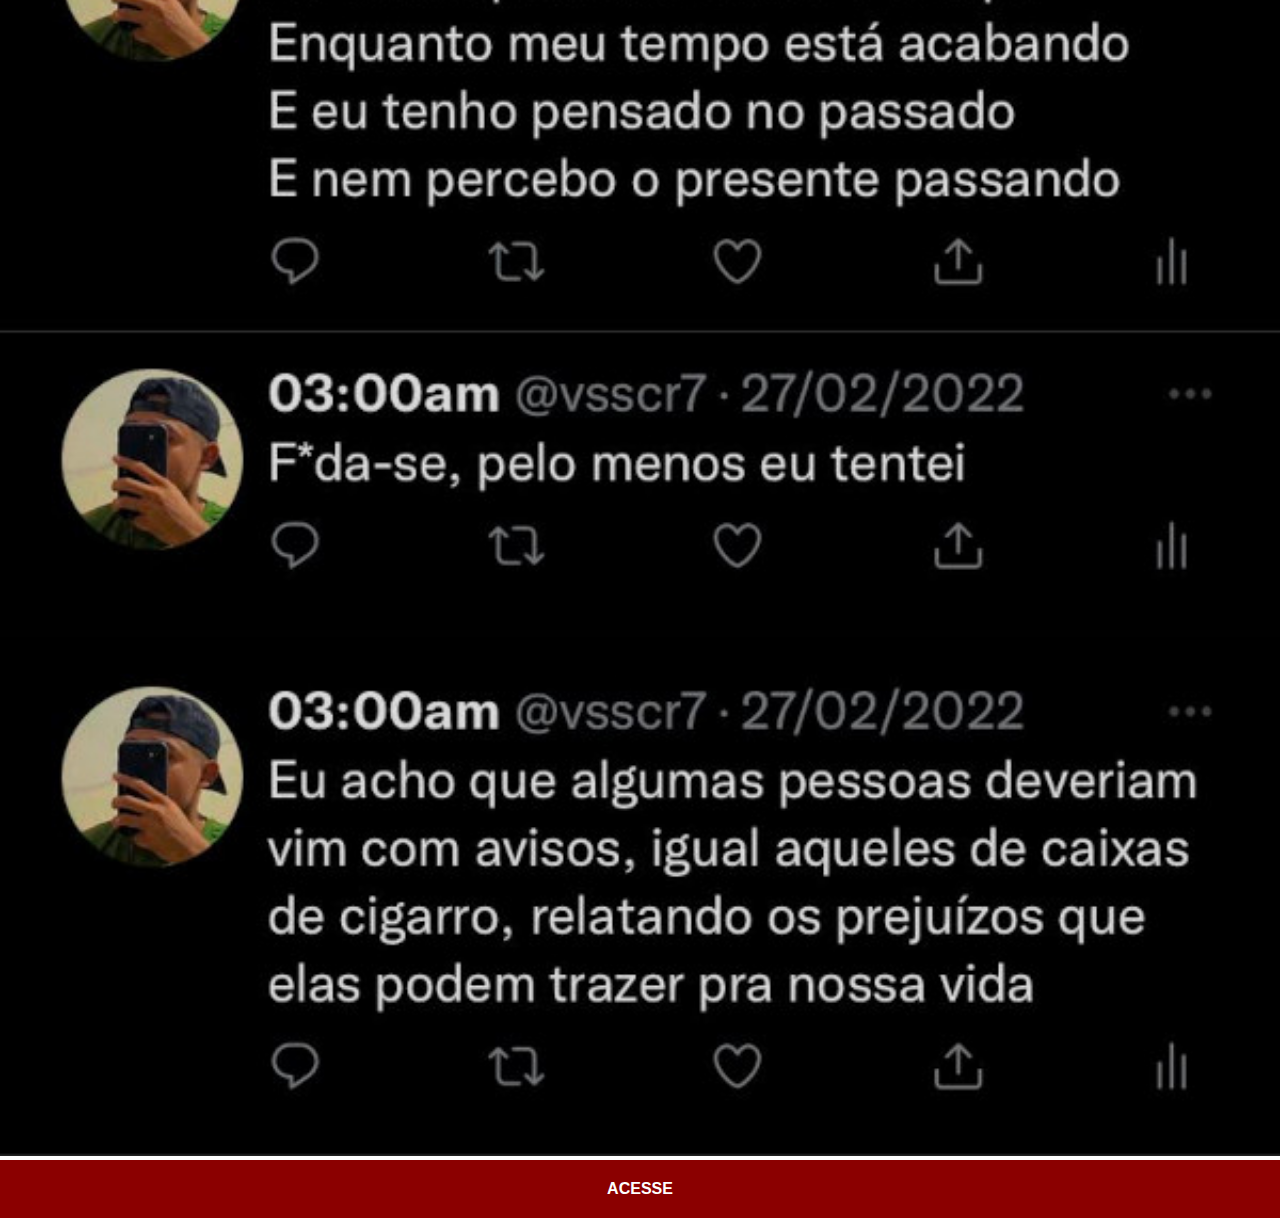
<file: twitter.html>
<!DOCTYPE html>
<html lang="pt-br">
<head>
    <meta charset="UTF-8">
    <meta http-equiv="X-UA-Compatible" content="IE=edge">
    <meta name="viewport" content="width=device-width, initial-scale=1.0">
    <title>Twitter</title>
    <link rel="stylesheet" href="estilos/social.css">
</head>
<body>
    <img src="imagens/tela-twt.jpg" alt="Twiter">
    <a href="https://twitter.com/vsscr7" target="_blank">ACESSE</a>
</body>
</html>
</file>
<file: estilos/style.css>
@charset "UTF-8";

*{
    margin: 0px;
    padding: 0px;
    font-family: Arial, Helvetica, sans-serif;
}

html, body{
    height: 100vh;
    width: 100vw;
    margin: 0px;
}

body{
    margin: 0px;
    background: url('../imagens/fundo-madeira.jpg') no-repeat top center;
    background-size: cover;
    background-attachment: fixed;
}

main{
    height: 100vh;
    position: relative;
}

section#telefone{
    position: absolute;
    top: 50%;
    left: 50%;
    transform: translate(-50%, -50%);
    height: 454px;
    width: 225px;
    background-image: url('../imagens/frame-iphone-p.png');
    background-repeat: no-repeat;
    
}

iframe#tela{
    position: relative;
    top: 59px;
    left: 17px;
    width: 191px;
    height: 339px;
}

section#redes-sociais{
    text-align: right;
}

section#redes-sociais img{
    width: 50px;
    margin: 10px;
    border-radius: 50%;
    box-shadow: 2px 2px 5px rgba(0, 0, 0, 0.596);
    box-sizing: border-box;
}

section#redes-sociais img:hover{
    border: 2px solid rgba(255, 255, 255, 0.616);
    transform: translate(-3px, -3px); /**Esse comando faz as caixas se moverem 3px pra esquerda e pra cima. Como elas se moveram, a sombra das caixas também precisa se mover:**/
    box-shadow: 5px 5px 10px rgba(0, 0, 0, 0.596);
    transition: transform .4s;
}
</file>
<file: estilos/social.css>
@charset "UTF-8";

*{
    margin: 0px;
    padding: 0px;
    font-family: Arial, Helvetica, sans-serif;
}

::-webkit-scrollbar{
    width: 0px;
    height: 0px;
}

img{
    width: 100vw;
}

a{
    display: block;
    background-color: darkred;
    color: white;
    padding: 20px;
    text-align: center;
    font-weight: bolder;
    text-decoration: none;
}

a:hover{
    background-color: red;
}
</file>
